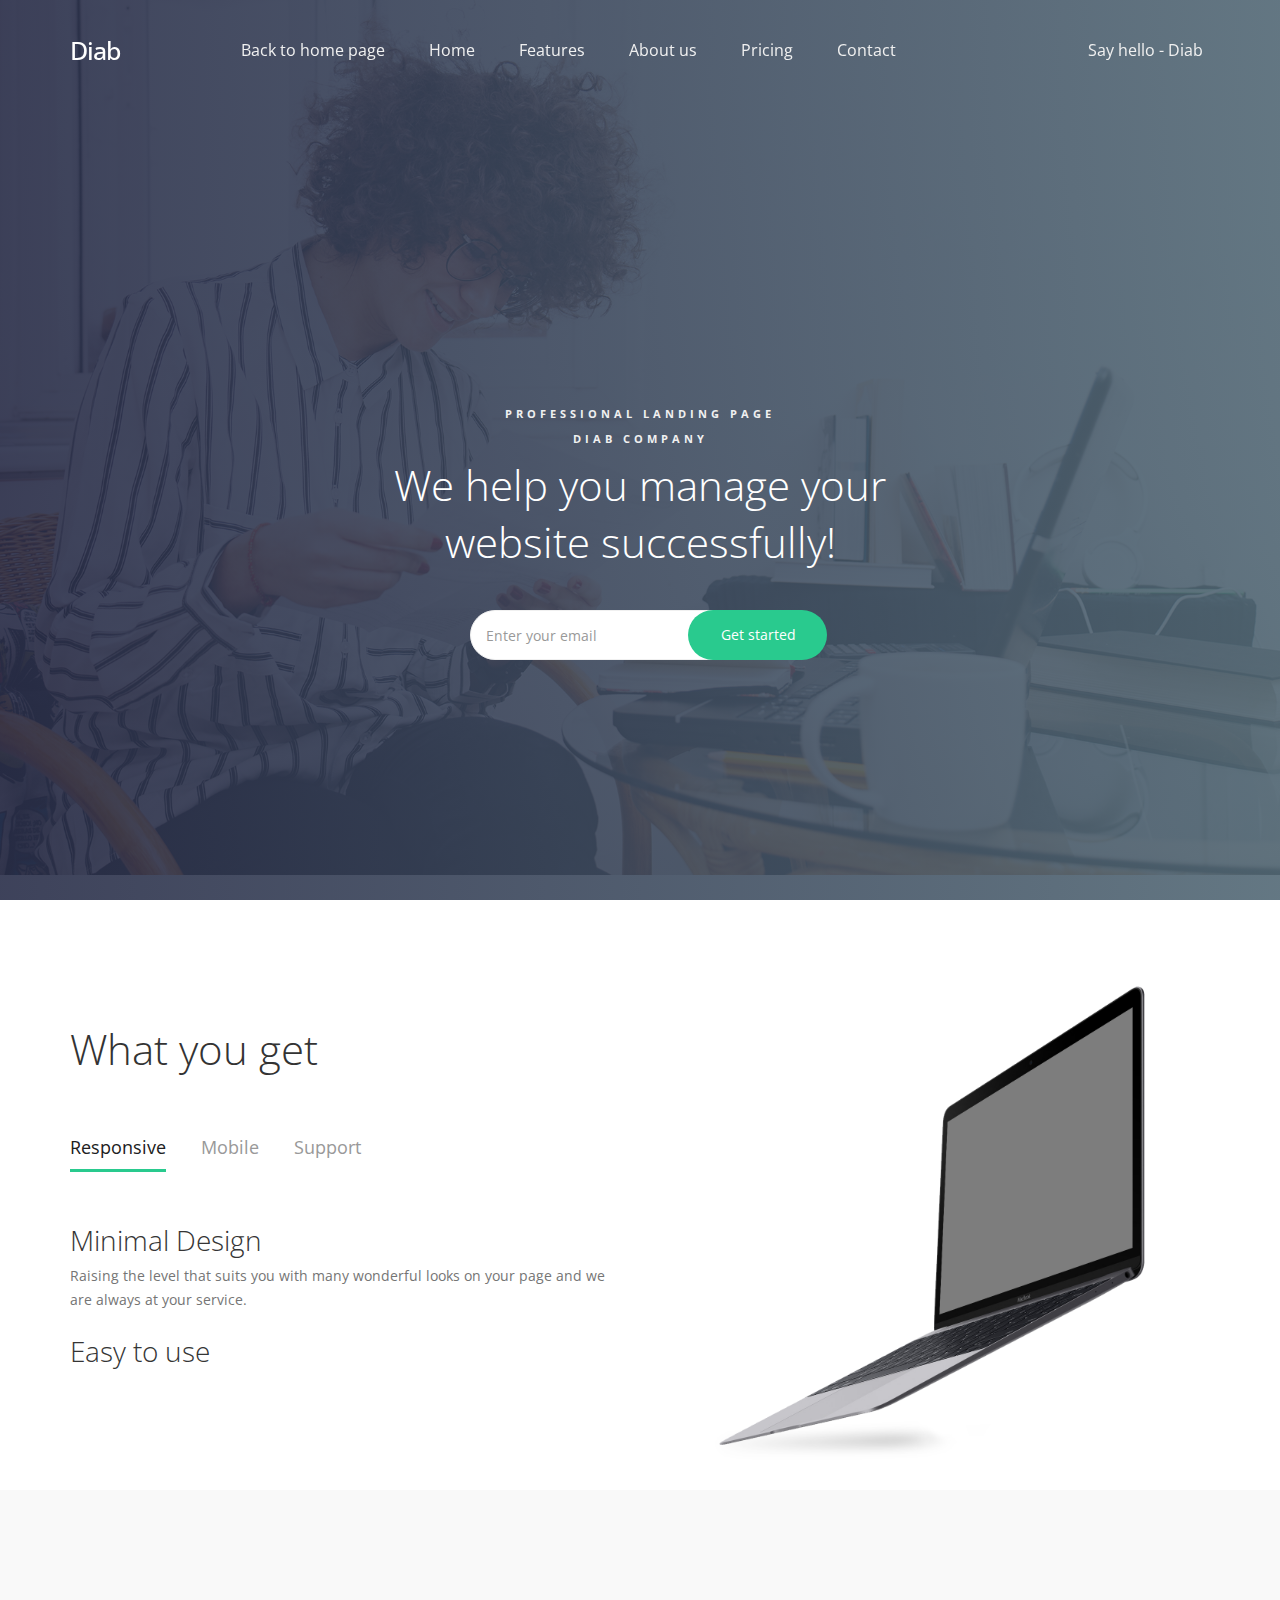
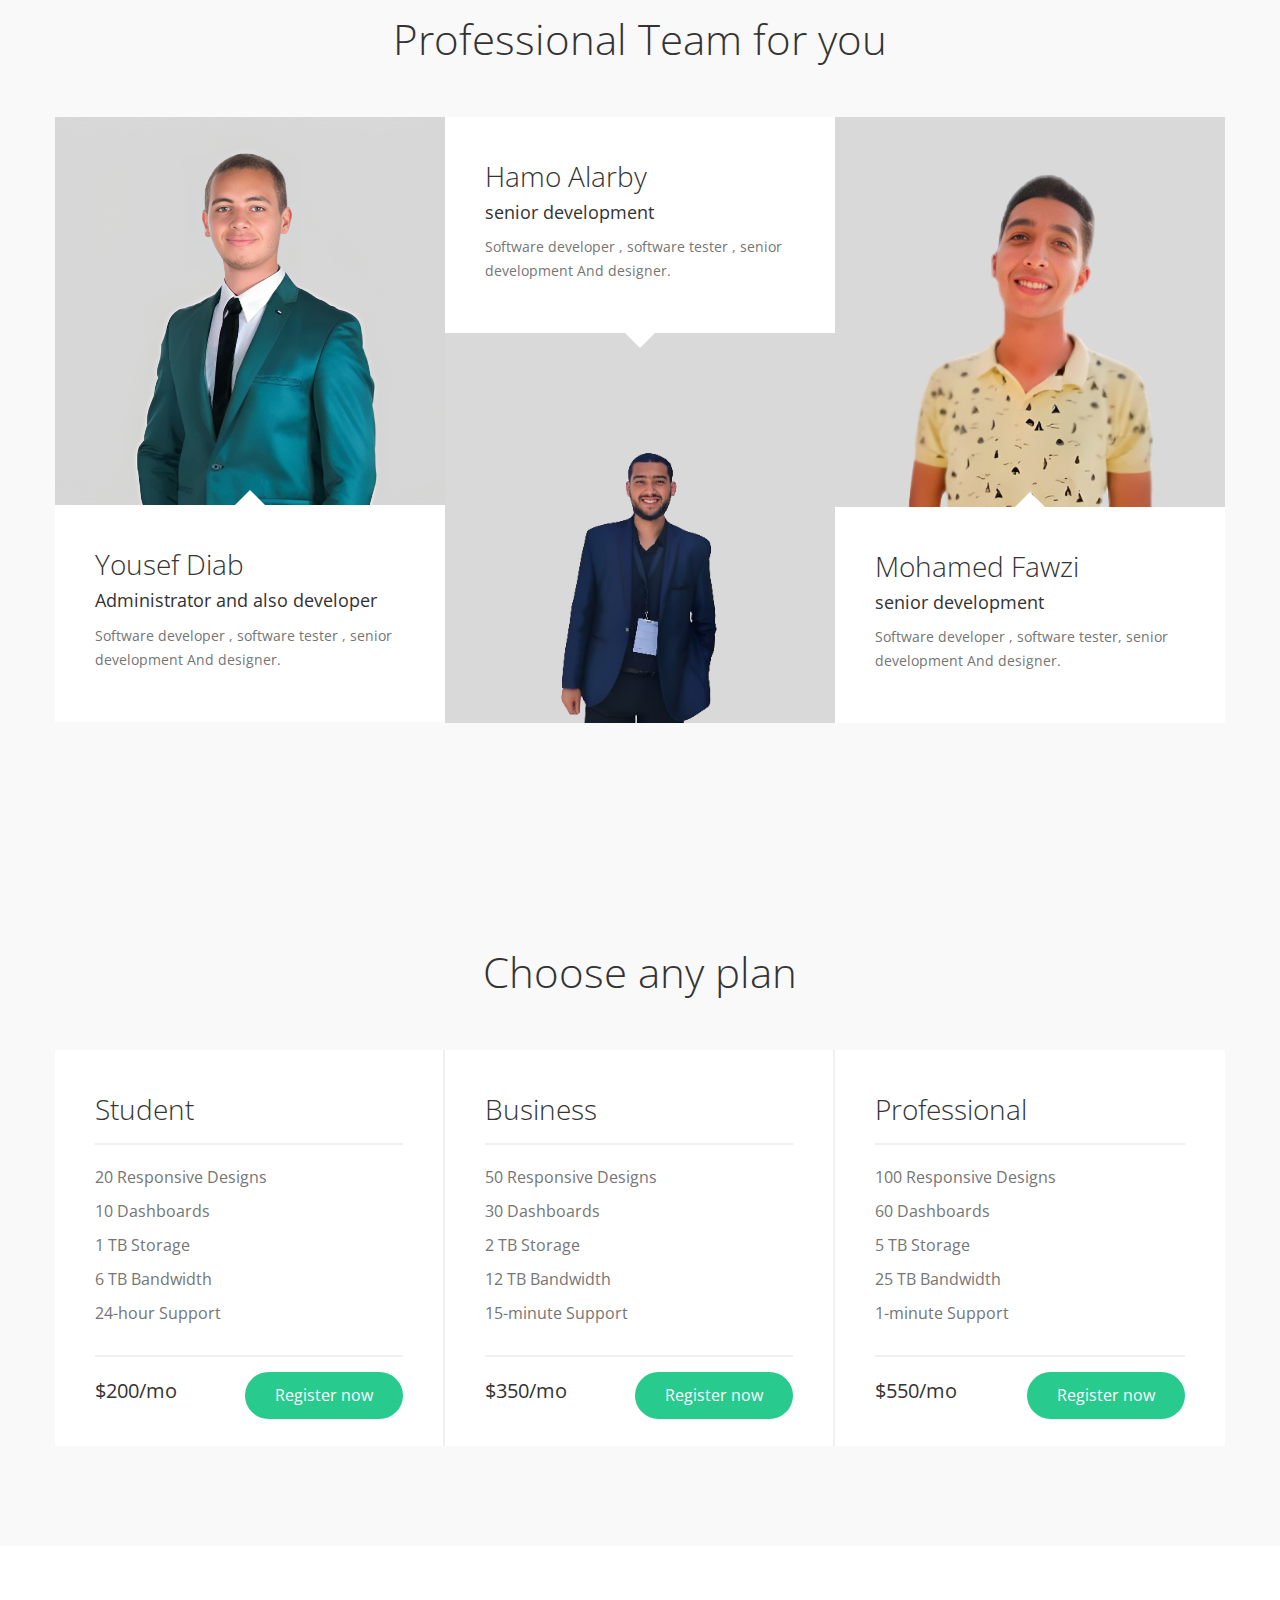
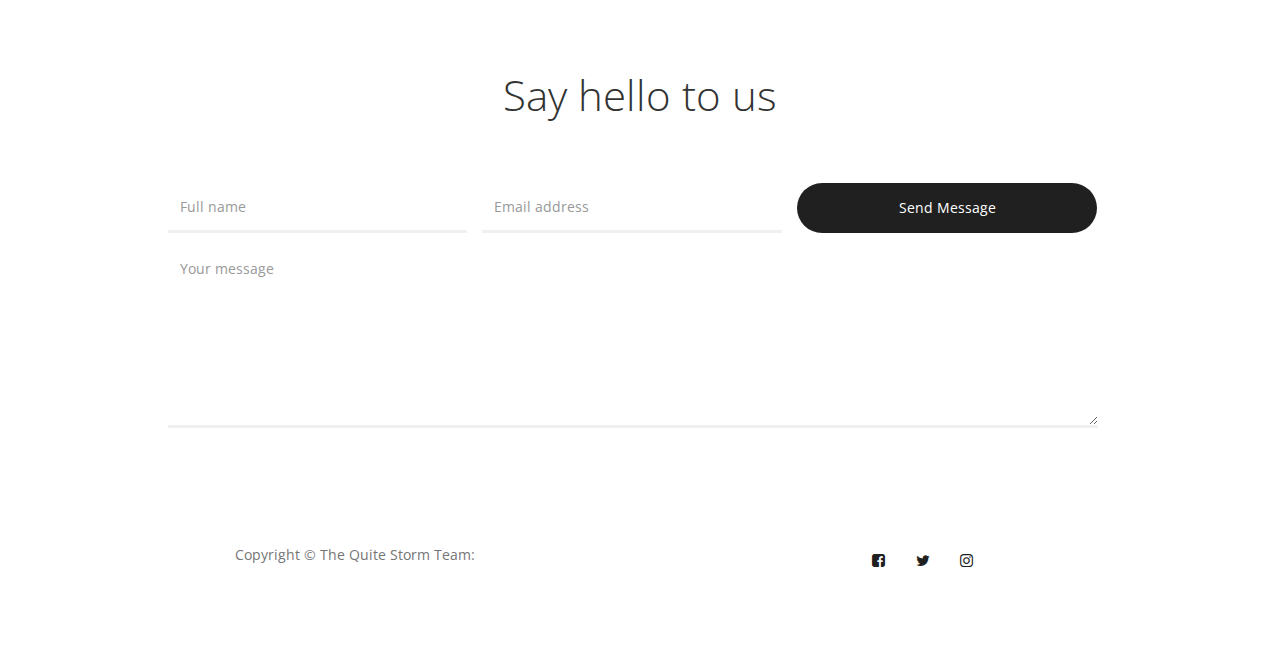
<file: project in college/index.html>
<!DOCTYPE html>
<html lang="en">
<head>

	<title>Diab Project in college</title>

     <meta charset="UTF-8">
     <meta http-equiv="X-UA-Compatible" content="IE=Edge">


     <!-- icon -->
     <link href="images/wolf-howl.ico" rel="icon">

     <link rel="stylesheet" href="css/bootstrap.min.css"> 
     <link rel="stylesheet" href="css/owl.theme.default.min.css">
     <link rel="stylesheet" href="css/font-awesome.min.css">

     <!-- MAIN CSS -->
     <link rel="stylesheet" href="css/tooplate-style.css">

</head>
<body>


     <!-- MENU -->
     <section class="navbar custom-navbar navbar-fixed-top" role="navigation">
          <div class="container">

               <div class="navbar-header">

                    <a href="index.html" class="navbar-brand">Diab</a>
               </div>

               <!-- MENU LINKS -->
               <div class="collapse navbar-collapse">
                    <ul class="nav navbar-nav">
                         <li><a href="../index.html" class="smoothSvroll">Back to home page</a></li>
                         <li><a href="#home" class="smoothScroll">Home</a></li>
                         <li><a href="#feature" class="smoothScroll">Features</a></li>
                         <li><a href="#about" class="smoothScroll">About us</a></li>
                         <li><a href="#pricing" class="smoothScroll">Pricing</a></li>
                         <li><a href="#contact" class="smoothScroll">Contact</a></li>
                    </ul>
                    <ul class="nav navbar-nav navbar-right">
                         <li><a href="#">Say hello - <span>Diab</span></a></li>
                    </ul>
               </div>

          </div>
     </section>


     <!-- FEATURE -->
     <section id="home" data-stellar-background-ratio="0.5">
          <div class="overlay"></div>
          <div class="container">
               <div class="row">

                    <div class="col-md-offset-3 col-md-6 col-sm-12">
                         <div class="home-info">
                              <h3>professional landing page</h3>
                              <h3>Diab company</h3>
                              <h1>We help you manage your website successfully!</h1>
                              <form action="" method="get" class="online-form">
                                   <input type="email" name="email" class="form-control" placeholder="Enter your email" required="">
                                   <button type="submit" class="form-control">Get started</button>
                              </form>
                         </div>
                    </div>

               </div>
          </div>
     </section>


     <!-- FEATURE -->
     <section id="feature" data-stellar-background-ratio="0.5">
          <div class="container">
               <div class="row">

                    <div class="col-md-12 col-sm-12">
                         <div class="section-title">
                              <h1>What you get</h1>
                         </div>
                    </div>

                    <div class="col-md-6 col-sm-6">
                         <ul class="nav nav-tabs" role="tablist">
                              <li class="active"><a href="#tab01" aria-controls="tab01" role="tab" data-toggle="tab">Responsive</a></li>

                              <li><a href="#tab02" aria-controls="tab02" role="tab" data-toggle="tab">Mobile</a></li>

                              <li><a href="#tab03" aria-controls="tab03" role="tab" data-toggle="tab">Support</a></li>
                         </ul>

                         <div class="tab-content">
                              <div class="tab-pane active" id="tab01" role="tabpanel">
                                   <div class="tab-pane-item">
                                        <h2>Minimal Design</h2>
                                        <p>Raising the level that suits you with many wonderful looks on your page and we are always at your service.</p>
                                   </div>
                                   <div class="tab-pane-item">
                                        <h2>Easy to use</h2>
                                   </div>
                              </div>


                              <div class="tab-pane" id="tab02" role="tabpanel">
                                   <div class="tab-pane-item">
                                        <h2>Compatible browsers</h2>
                                        <p>All browsers are compatible with the web page we create.</p>
                                   </div>
                                   <div class="tab-pane-item">
                                        <h2>User Friendly</h2>
                                        <p>Manufacturing is done with ease because there is an integrated team working on building your entire website..</p>
                                   </div>
                                   <div class="tab-pane-item">
                                        <h2>HTML5 & CSS3</h2>
                                        <p>IWe use modern languages ​​that are compatible with today's market.</p>
                                   </div>
                              </div>

                              <div class="tab-pane" id="tab03" role="tabpanel">
                                   <div class="tab-pane-item">
                                        <h2>Quick Support</h2>
                                        <p>Service is available 24 hours a day to serve you. Just contact us.</p>
                                   </div>

                              </div>
                         </div>

                    </div>

                    <div class="col-md-6 col-sm-6">
                         <div class="feature-image">
                              <img src="images/feature-mockup.png" class="img-responsive" alt="Thin Laptop">                             
                         </div>
                    </div>

               </div>
          </div>
     </section>


     <!-- ABOUT -->
     <section id="about" data-stellar-background-ratio="0.5">
          <div class="container">
               <div class="row">

                    <div class="col-md-offset-3 col-md-6 col-sm-12">
                         <div class="section-title">
                              <h1>Professional Team for you</h1>
                         </div>
                    </div>

                    <div class="col-md-4 col-sm-4">
                         <div class="team-thumb">
                              <img src="images/team-image1.png" class="img-responsive" alt="Andrew Orange">
                              <div class="team-info team-thumb-up">
                                   <h2>Yousef Diab</h2>
                                   <small>Administrator and also developer</small>
                                   <p>Software developer , software tester , senior development And designer.</p>
                              </div>
                         </div>
                    </div>

                    <div class="col-md-4 col-sm-4">
                         <div class="team-thumb">
                              <div class="team-info team-thumb-down">
                                   <h2>Hamo Alarby</h2>
                                   <small>senior development</small>
                                   <p>Software developer , software tester , senior development And designer.</p>
                              </div>
                              <img src="images/team-image2.png" class="img-responsive" alt="Catherine Soft">
                         </div>
                    </div>

                    <div class="col-md-4 col-sm-4">
                         <div class="team-thumb">
                              <img src="images/team-image3.png" class="img-responsive" alt="Jack Wilson">
                              <div class="team-info team-thumb-up">
                                   <h2>Mohamed Fawzi</h2>
                                   <small>senior development</small>
                                   <p>Software developer , software tester, senior development And designer.</p>
                              </div>
                         </div>
                    </div>
                    
               </div>
          </div>
     </section>


     <!-- TESTIMONIAL -->
     

     <!-- PRICING -->
     <section id="pricing" data-stellar-background-ratio="0.5">
          <div class="container">
               <div class="row">

                    <div class="col-md-12 col-sm-12">
                         <div class="section-title">
                              <h1>Choose any plan</h1>
                         </div>
                    </div>

                    <div class="col-md-4 col-sm-6">
                         <div class="pricing-thumb">
                             <div class="pricing-title">
                                  <h2>Student</h2>
                             </div>
                             <div class="pricing-info">
                                   <p>20 Responsive Designs</p>
                                   <p>10 Dashboards</p>
                                   <p>1 TB Storage</p>
                                   <p>6 TB Bandwidth</p>
                                   <p>24-hour Support</p>
                             </div>
                             <div class="pricing-bottom">
                                   <span class="pricing-dollar">$200/mo</span>
                                   <a href="#" class="section-btn pricing-btn">Register now</a>
                             </div>
                         </div>
                    </div>

                    <div class="col-md-4 col-sm-6">
                         <div class="pricing-thumb">
                             <div class="pricing-title">
                                  <h2>Business</h2>
                             </div>
                             <div class="pricing-info">
                                   <p>50 Responsive Designs</p>
                                   <p>30 Dashboards</p>
                                   <p>2 TB Storage</p>
                                   <p>12 TB Bandwidth</p>
                                   <p>15-minute Support</p>
                             </div>
                             <div class="pricing-bottom">
                                   <span class="pricing-dollar">$350/mo</span>
                                   <a href="#" class="section-btn pricing-btn">Register now</a>
                             </div>
                         </div>
                    </div>

                    <div class="col-md-4 col-sm-6">
                         <div class="pricing-thumb">
                             <div class="pricing-title">
                                  <h2>Professional</h2>
                             </div>
                             <div class="pricing-info">
                                   <p>100 Responsive Designs</p>
                                   <p>60 Dashboards</p>
                                   <p>5 TB Storage</p>
                                   <p>25 TB Bandwidth</p>
                                   <p>1-minute Support</p>
                             </div>
                             <div class="pricing-bottom">
                                   <span class="pricing-dollar">$550/mo</span>
                                   <a href="#" class="section-btn pricing-btn">Register now</a>
                             </div>
                         </div>
                    </div>
                    
               </div>
          </div>
     </section>   


     <!-- CONTACT -->
     <section id="contact" data-stellar-background-ratio="0.5">
          <div class="container">
               <div class="row">

                    <div class="col-md-offset-1 col-md-10 col-sm-12">
                         <form id="contact-form" role="form" action="" method="post">
                              <div class="section-title">
                                   <h1>Say hello to us</h1>
                              </div>

                              <div class="col-md-4 col-sm-4">
                                   <input type="text" class="form-control" placeholder="Full name" name="name" required="">
                              </div>
                              <div class="col-md-4 col-sm-4">
                                   <input type="email" class="form-control" placeholder="Email address" name="email" required="">
                              </div>
                              <div class="col-md-4 col-sm-4">
                                   <input type="submit" class="form-control" name="send message" value="Send Message">
                              </div>
                              <div class="col-md-12 col-sm-12">
                                   <textarea class="form-control" rows="8" placeholder="Your message" name="message" required=""></textarea>
                              </div>
                         </form>
                    </div>

               </div>
          </div>
     </section>       


     <!-- FOOTER -->
     <footer id="footer" data-stellar-background-ratio="0.5">
          <div class="container">
               <div class="row">

                    <div class="copyright-text col-md-12 col-sm-12">
                         <div class="col-md-6 col-sm-6">
                              <p>Copyright &copy; The Quite Storm Team:

                         </div>

                         <div class="col-md-6 col-sm-6">
                              <ul class="social-icon">
                                   <li><a href="#" class="fa fa-facebook-square" attr="facebook icon"></a></li>
                                   <li><a href="https://twitter.com/_Diab1" class="fa fa-twitter"></a></li>
                                   <li><a href="#" class="fa fa-instagram"></a></li>
                              </ul>
                         </div>
                    </div>

               </div>
          </div>
     </footer>


     <!-- SCRIPTS -->
     <script src="js/jquery.js"></script>
     <script src="js/bootstrap.min.js"></script>
     <script src="js/jquery.stellar.min.js"></script>
     <script src="js/owl.carousel.min.js"></script>
     <script src="js/smoothscroll.js"></script>
     <script src="js/custom.js"></script>

</body>
</html>
</file>
<file: project in college/css/tooplate-style.css>
/*

Template 2106 Soft Landing

http://www.tooplate.com/view/2106-soft-landing
	
*/
 
  @import url('https://fonts.googleapis.com/css?family=Open+Sans:300,300i,400');

  body {
    font-family: 'Open Sans', sans-serif;
    overflow-x: hidden;
    background: #f9f9f9;
  }



  /*---------------------------------------
     TYPOGRAPHY              
  -----------------------------------------*/

  h1,h2,h3,h4,h5,h6 {
    font-weight: 300;
    line-height: normal;
  }

  h1 {
    font-size: 3em;
  }

  h2 {
    color: #353535;
    font-size: 2em;
  }

  p {
    color: #757575;
    font-size: 14px;
    font-weight: normal;
    line-height: 24px;
  }



  /*---------------------------------------
     GENERAL               
  -----------------------------------------*/

  html{
    -webkit-font-smoothing: antialiased;
  }

  a {
    color: #202020;
    text-decoration: none !important;
  }

  a,
  input, button,
  .form-control {
    -webkit-transition: 0.5s;
    transition: 0.5s;
  }

  a:hover, a:active, a:focus {
    color: #29ca8e;
    outline: none;
  }

  ::-webkit-scrollbar{
    width: 8px;
    height: 8px;
  }

  ::-webkit-scrollbar-thumb {
    cursor: pointer;
    background: #202020;
  }

  .section-title {
    padding-bottom: 40px;
  }

  section {
    position: relative;
    padding: 100px 0;
  }

  #contact,
  footer {
    background: #ffffff;
    text-align: center;
  }

  .overlay {
    background: #536976;  /* fallback for old browsers */
    background: -webkit-linear-gradient(to right, #292E49, #536976);  /* Chrome 10-25, Safari 5.1-6 */
    background: linear-gradient(to right, #292E49, #536976); /* W3C, IE 10+/ Edge, Firefox 16+, Chrome 26+, Opera 12+, Safari 7+ */
    opacity: 0.9;
    position: absolute;
    top: 0;
    right: 0;
    bottom: 0;
    left: 0;
    width: 100%;
    height: 100%;
  }

  .online-form {
    position: relative;
  }

  .online-form .form-control {
    border-color: #f0f0f0;
    display: inline-block;
    vertical-align: top;
    border-radius: 50px;
    box-shadow: none;
    height: 50px;
    margin-right: 0.5em;
    padding-left: 15px;
  }

  .online-form input[type="email"] {
    width: 60%;
  }

  .online-form button {
    background: #29ca8e;
    border: 0;
    color: #ffffff;
    position: absolute;
    right: 6em;
    width: 25%;
  }

  .online-form button:hover {
    background: #202020;
    color: #ffffff;
  }



  /*---------------------------------------
     BUTTONS               
  -----------------------------------------*/

  .section-btn {
    background: #29ca8e;
    border: 0;
    border-radius: 50px;
    color: #ffffff;
    font-size: 16px;
    font-weight: normal;
    padding: 12px 30px;
    transition: 0.5s 0.2s;
  }

  .section-btn:hover,
  .section-btn:focus {
    background: #202020;
    color: #ffffff;
  }



  /*---------------------------------------
       PRE LOADER              
  -----------------------------------------*/

  .preloader {
    position: fixed;
    top: 0;
    left: 0;
    width: 100%;
    height: 100%;
    z-index: 99999;
    display: flex;
    flex-flow: row nowrap;
    justify-content: center;
    align-items: center;
    background: none repeat scroll 0 0 #ffffff;
  }

  .spinner {
    border: 1px solid transparent;
    border-radius: 3px;
    position: relative;
  }

  .spinner:before {
    content: '';
    box-sizing: border-box;
    position: absolute;
    top: 50%;
    left: 50%;
    width: 45px;
    height: 45px;
    margin-top: -10px;
    margin-left: -10px;
    border-radius: 50%;
    border: 1px solid #575757;
    border-top-color: #ffffff;
    animation: spinner .9s linear infinite;
  }

  @-webkit-@keyframes spinner {
    to {transform: rotate(360deg);}
  }

  @keyframes spinner {
    to {transform: rotate(360deg);}
  }



  /*---------------------------------------
      MENU              
  -----------------------------------------*/

  .custom-navbar {
    border: none;
    margin-bottom: 0;
    padding: 25px 0;
  }

  .custom-navbar .navbar-brand {
    color: #ffffff;
    font-size: 25px;
    font-weight: 500;
    letter-spacing: -1px;
  }

  .top-nav-collapse {
    background: #ffffff;
  }

  .custom-navbar .navbar-nav {
    margin-left: 6em;
  }

  .custom-navbar .nav li a {
    font-size: 16px;
    font-weight: normal;
    color: #f0f0f0;
    padding-right: 22px;
    padding-left: 22px;
  }

  .custom-navbar .nav li a:hover {
    background: transparent;
    color: #29ca8e;
  }

  .custom-navbar .navbar-nav > li > a:hover,
  .custom-navbar .navbar-nav > li > a:focus {
    background-color: transparent;
  }

  .custom-navbar .nav li.active > a {
    background-color: transparent;
    color: #29ca8e;
  }

  .custom-navbar .navbar-toggle {
    border: none;
    padding-top: 10px;
  }

  .custom-navbar .navbar-toggle {
    background-color: transparent;
  }

  .custom-navbar .navbar-toggle .icon-bar {
    background: #29ca8e;
    border-color: transparent;
  }

  @media(min-width:768px) {
    .custom-navbar {
      border-bottom: 0;
      background: 0 0; 
    }

    .custom-navbar.top-nav-collapse {
      background: #ffffff;
      -webkit-box-shadow: 0 1px 30px rgba(0, 0, 0, 0.1);
      -moz-box-shadow: 0 1px 30px rgba(0, 0, 0, 0.1);
      box-shadow: 0 1px 30px rgba(0, 0, 0, 0.1);
      padding: 10px 0;
    }

    .top-nav-collapse .navbar-brand {
      color: #252525;
    }

    .top-nav-collapse .nav li a {
      color: #575757;
    }

    .top-nav-collapse .nav .section-btn a {
      color: #ffffff;
    }
  }



  /*---------------------------------------
      HOME          
  -----------------------------------------*/

  #home {
    background: url('../images/home-bg.jpg') no-repeat center center;
    background-size: cover;
    vertical-align: middle;
    display: -webkit-box;
    display: -webkit-flex;
    display: -ms-flexbox;
    display: flex;
    -webkit-box-align: center;
    -webkit-align-items: center;
    -ms-flex-align: center;
    align-items: center;
    min-height: 100vh;
    position: relative;
    padding-top: 12em;
    text-align: center;
  }

  #home h1 {
    color: #ffffff;
    margin-top: 10px;
    margin-bottom: 40px;
  }

  .home-info {
    margin-top: 7em;
  }

  .home-info h3 {
    color: #f0f0f0;
    font-size: 11px;
    font-weight: bold;
    letter-spacing: 4px;
    text-transform: uppercase;
    margin: 10px 0;
  }
  


  /*---------------------------------------
      FEATURE              
  -----------------------------------------*/

  #feature {
    background: #ffffff;
  }

  #feature .nav-tabs {
    border-bottom: 0;
  }

  #feature .nav>li>a {
    padding: 8px 0;
  }

  #feature .nav-tabs>li>a {
    color: #999999;
    font-size: 18px;
    border: 0;
    border-bottom: 3px solid transparent;
    border-radius: 0;
    margin-right: 35px;
  }

  #feature .nav-tabs>li.active>a, 
  #feature .nav-tabs>li.active>a:focus, 
  #feature .nav-tabs>li.active>a:hover {
    background: transparent;
    color: #202020;
    border-bottom: 3px solid #29ca8e;
  }

  #feature .nav>li>a:focus, 
  #feature .nav>li>a:hover {
    background: transparent;
    border-bottom: 3px solid #29ca8e;
    color: #202020;
  }

  #feature .tab-content {
    margin-top: 50px;
  }

  .tab-pane-item {
    margin: 20px 0;
  }

  .tab-pane-item h2 {
    margin: 0 0 5px 0;
  }

  .feature-image {
    position: absolute;
    bottom: -27em;
  }



  /*---------------------------------------
      ABOUT              
  -----------------------------------------*/

  #about .col-md-4 {
    margin: 0;
    padding: 0;
  }

  .team-thumb {
    background: #ffffff;
    position: relative;
    overflow: hidden;
  }

  .team-thumb-up:after {
    display: block;
    margin: 0 auto;
    position: absolute;
    top: -15px;
    right: 0;
    left: 0;
    content: "";
    width: 0;
    height: 0;
    border-right: 15px solid transparent;
    border-left: 15px solid transparent;
    border-bottom: 15px solid #ffffff;
  }

  .team-thumb-down:after {
    display: block;
    margin: 0 auto;
    position: absolute;
    bottom: -15px;
    right: 0;
    left: 0;
    content: "";
    width: 0;
    height: 0;
    border-right: 15px solid transparent;
    border-left: 15px solid transparent;
    border-top: 15px solid #ffffff;
  }

  .team-info {
    position: relative;
    padding: 40px;
  }

  .team-info h2 {margin: 0;}

  .team-info small {
    display: block;
    font-size: 18px;
    margin: 5px 0 10px 0;
  }

  .team-thumb img {
    width: 100%;
  }



  /*---------------------------------------
      TESTIMONIAL           
  -----------------------------------------*/

  #testimonial {
    background: #ffffff;
  }

  #testimonial .col-md-6 {
    margin: 0;
    padding: 0;
  }

  #testimonial .section-title {
    padding-bottom: 0;
  }

  #testimonial h1 {
    color: #ffffff;
  }

  .testimonial-image {
    background: url('../images/testimonial-image\ \(2\).jpg') no-repeat center center;
    background-size: cover;
    width: 100%;
    height: 65vh;
  }

  .testimonial-info {
    background: #202020;
    padding: 60px;
    height: 65vh;
  }

  .testimonial-info h3 {
    color: #d9d9d9;
    font-style: italic;
    margin-top: 5px;
  }

  .testimonial-info .item {
    display: block;
    width: 100%;
  }

  .testimonial-item {
    margin: 20px 0;
  }

  .owl-carousel .owl-item img,
  .testimonial-item img,
  .testimonial-item h4 {
    color: #d9d9d9;
    display: inline-block;
    vertical-align: top;
  }

  .owl-carousel .owl-item img,
  .testimonial-item img {
    border: 3px solid #ffffff;
    border-radius: 100px;
    width: 60px;
    height: 60px;
    margin-right: 10px;
  }



  /*---------------------------------------
      PRICING             
  -----------------------------------------*/

  #about .section-title,
  #pricing .section-title {
    text-align: center;
  }

  #pricing .col-md-4 {
    margin: 0;
    padding: 0;
  }

  #pricing .col-md-4:last-child .pricing-thumb {
    border-right: 0;
  }

  .pricing-thumb {
    background: #ffffff;
    border-right: 2px solid #f0f0f0;
    padding: 20px 40px;
  }

  .pricing-title {
    padding-bottom: 5px;
  }

  .pricing-info {
    border-top: 2px solid #f0f0f0;
    border-bottom: 2px solid #f0f0f0;
  }

  .pricing-info,
  .pricing-bottom {
    padding: 20px 0;
  }

  .pricing-info p {
    font-size: 16px;
  }

  .pricing-bottom {
    position: relative;
  }

  .pricing-bottom span {
    font-size: 20px;
  }

  .pricing-btn {
    position: absolute;
    top: 15px;
    right: 0;
    display: inline-block;
  }



  /*---------------------------------------
      CONTACT             
  -----------------------------------------*/

  #contact-form .col-md-12,
  #contact-form .col-md-4 {
    padding-left: 0;
  }

  #contact-form .form-control {
    background: transparent;
    border: 0;
    border-bottom: 3px solid #f0f0f0;
    border-radius: 0;
    box-shadow: none;
    margin: 10px 0;
  }

  #contact-form .form-control:focus {
    border-bottom-color: #202020;
  }

  #contact-form input {
    height: 50px;
  }

  #contact-form input[type='submit'] {
    background: #202020;
    border-radius: 50px;
    border: 0;
    color: #ffffff;
  }

  #contact-form input[type='submit']:hover {
    background: #29ca8e;
    color: #ffffff;
  }
  


  /*---------------------------------------
     FOOTER              
  -----------------------------------------*/

  footer {
    padding-bottom: 80px;
  }

  .copyright-text p {
    margin: 5px;
  }



  /*---------------------------------------
     SOCIAL ICON              
  -----------------------------------------*/

  .social-icon {
    position: relative;
    padding: 0;
    margin: 0;
  }

  .social-icon li {
    display: inline-block;
    list-style: none;
  }

  .social-icon li a {
    border-radius: 50px;
    color: #202020;
    font-size: 15px;
    width: 35px;
    height: 35px;
    line-height: 35px;
    text-decoration: none;
    text-align: center;
    position: relative;
    margin: 5px 5px 5px 0;
  }

  .social-icon li a:hover {
    background: #536976;
    color: #ffffff;
  }



  /*---------------------------------------
     RESPONSIVE STYLES              
  -----------------------------------------*/

  @media only screen and (max-width: 1200px) {

    .custom-navbar .navbar-nav {
      margin-left: 3em;
    }

    .home-info {
      margin-top: 0;
    }
  }


  @media only screen and (max-width: 992px) {

    section {
      padding: 60px 0;
    }

    .custom-navbar .navbar-nav {
      margin-left: 0;
    }

    .custom-navbar .nav li a {
      font-size: 14px;
      padding-right: 15px;
      padding-left: 15px;
    }

    #feature .nav-tabs>li>a {
      font-size: 16px;
      margin-right: 20px;
    }

    .feature-image {
      bottom: -24em;
    }

    .pricing-thumb {
      margin-bottom: 30px;
    }

    footer {
      padding-bottom: 40px;
    }
  }


  @media screen and (max-width: 767px) {

    .section-title {
      padding-bottom: 20px;
    }

    .custom-navbar {
      background: #ffffff;
      -webkit-box-shadow: 0 1px 30px rgba(0, 0, 0, 0.1);
      -moz-box-shadow: 0 1px 30px rgba(0, 0, 0, 0.1);
      box-shadow: 0 1px 30px rgba(0, 0, 0, 0.1);
      padding: 10px 0;
      text-align: center;
    }

    .custom-navbar .nav li a {
      line-height: normal;
      padding: 5px;
    }

    .custom-navbar .navbar-brand,
    .top-nav-collapse .navbar-brand {
      color: #202020;
      font-weight: normal;
    }

    .custom-navbar .nav li a,
    .top-nav-collapse .nav li a {
      color: #656565;
    }

    .feature-image {
      position: relative;
      bottom: 0;
    }

    #about .col-md-4:nth-child(3n) .team-thumb {
      display: flex;
      -webkit-box-orient: vertical;
      flex-direction: column-reverse;
      -webkit-flex-direction: column-reverse;
      -ms-flex-direction: column-reverse;
    }

    .team-thumb-down:after {
      top: -15px;
      bottom: inherit;
      border-top: inherit;
      border-bottom: 15px solid #ffffff;
    }

    .testimonial-image,
    .testimonial-info {
      height: 85vh;
    }

    .testimonial-info {
      padding: 30px;
    }
  }


  @media screen and (max-width: 480px) {

    .online-form input[type="email"],
    .online-form .form-control {
      width: 85%;
    }

    .online-form .form-control {
      display: block;
      margin: 20px auto;
    }

    .online-form button {
      position: relative;
      right: 0;
    }

    .testimonial-image,
    .testimonial-info {
      height: 65vh;
    }
  }
</file>
